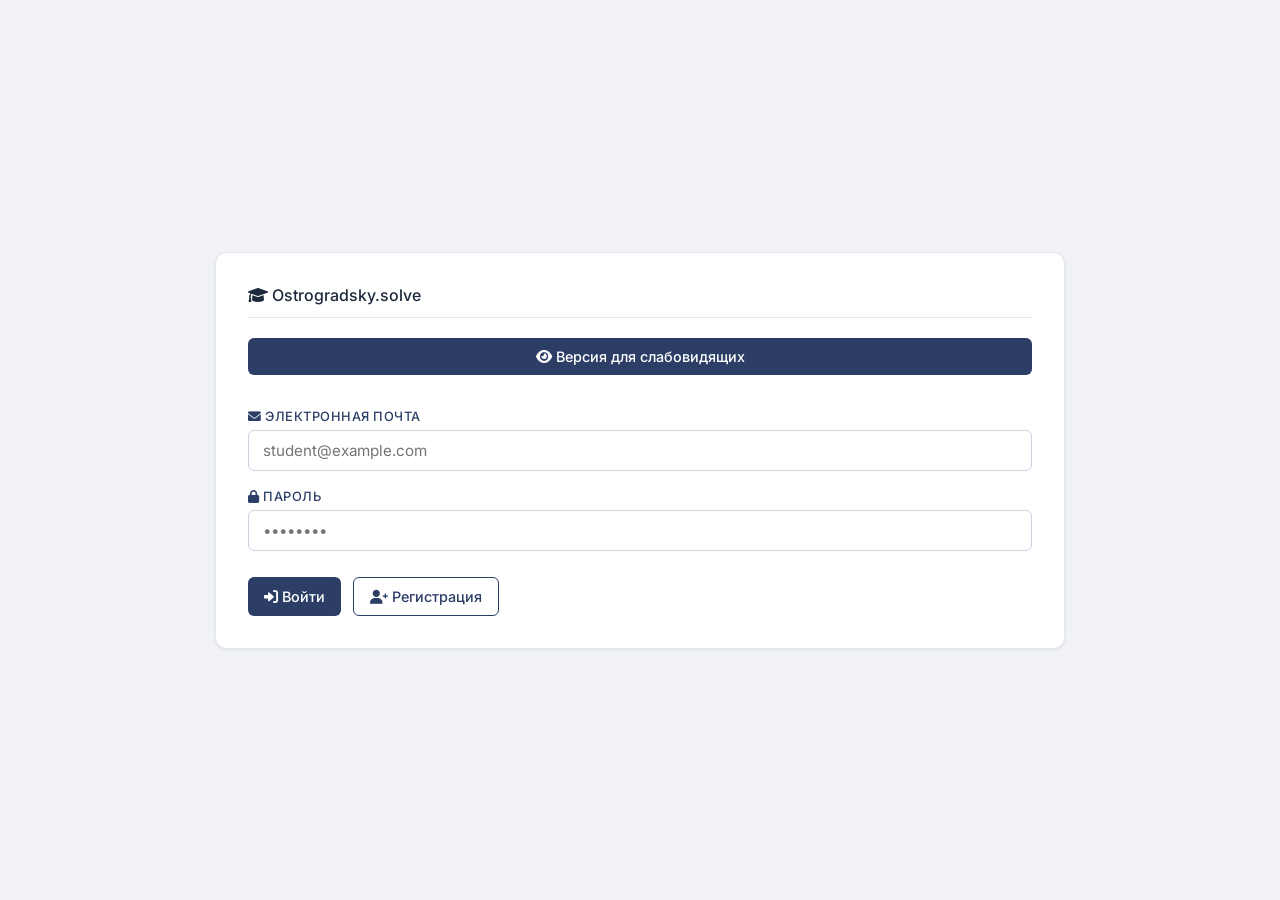
<file: auth.html>
<!DOCTYPE html>
<html lang="ru">
<head>
    <meta charset="UTF-8">
    <meta name="viewport" content="width=device-width, initial-scale=1.0, viewport-fit=cover">
    <title>OstrogradskySolve – Вход</title>
    <meta name="apple-mobile-web-app-capable" content="yes">
    <meta name="apple-mobile-web-app-status-bar-style" content="black-translucent">
    <meta name="apple-mobile-web-app-title" content="OstrogradskySolve">
    <meta name="mobile-web-app-capable" content="yes">
    <link rel="manifest" href="manifest.json">
    <link rel="apple-touch-icon" href="assets/icons/icon-192.png">
    <link rel="stylesheet" href="https://cdnjs.cloudflare.com/ajax/libs/font-awesome/6.0.0-beta3/css/all.min.css">
    <link rel="stylesheet" href="css/style.css">
</head>
<body>
<div id="app">
    <div class="top-bar">
        <div class="greeting"><i class="fas fa-graduation-cap"></i> Ostrogradsky.solve</div>
    </div>
    <div class="auth-form">
        <button class="btn btn-accessibility" id="accessibilityBtn" aria-label="Версия для слабовидящих" style="margin-bottom: 16px;"><i class="fas fa-eye"></i> Версия для слабовидящих</button>
        <div class="input-group">
            <label for="authEmail"><i class="fas fa-envelope"></i> Электронная почта</label>
            <input type="email" id="authEmail" placeholder="student@example.com">
        </div>
        <div class="input-group">
            <label for="authPassword"><i class="fas fa-lock"></i> Пароль</label>
            <input type="password" id="authPassword" placeholder="••••••••">
        </div>
        <div class="auth-switch">
            <button class="btn" id="loginBtn"><i class="fas fa-sign-in-alt"></i> Войти</button>
            <button class="btn btn-outline" id="registerBtn"><i class="fas fa-user-plus"></i> Регистрация</button>
        </div>
        <div id="authMessage" class="message hidden"></div>
    </div>
</div>
<script type="module" src="main.js"></script>
</body>
</html>
</file>
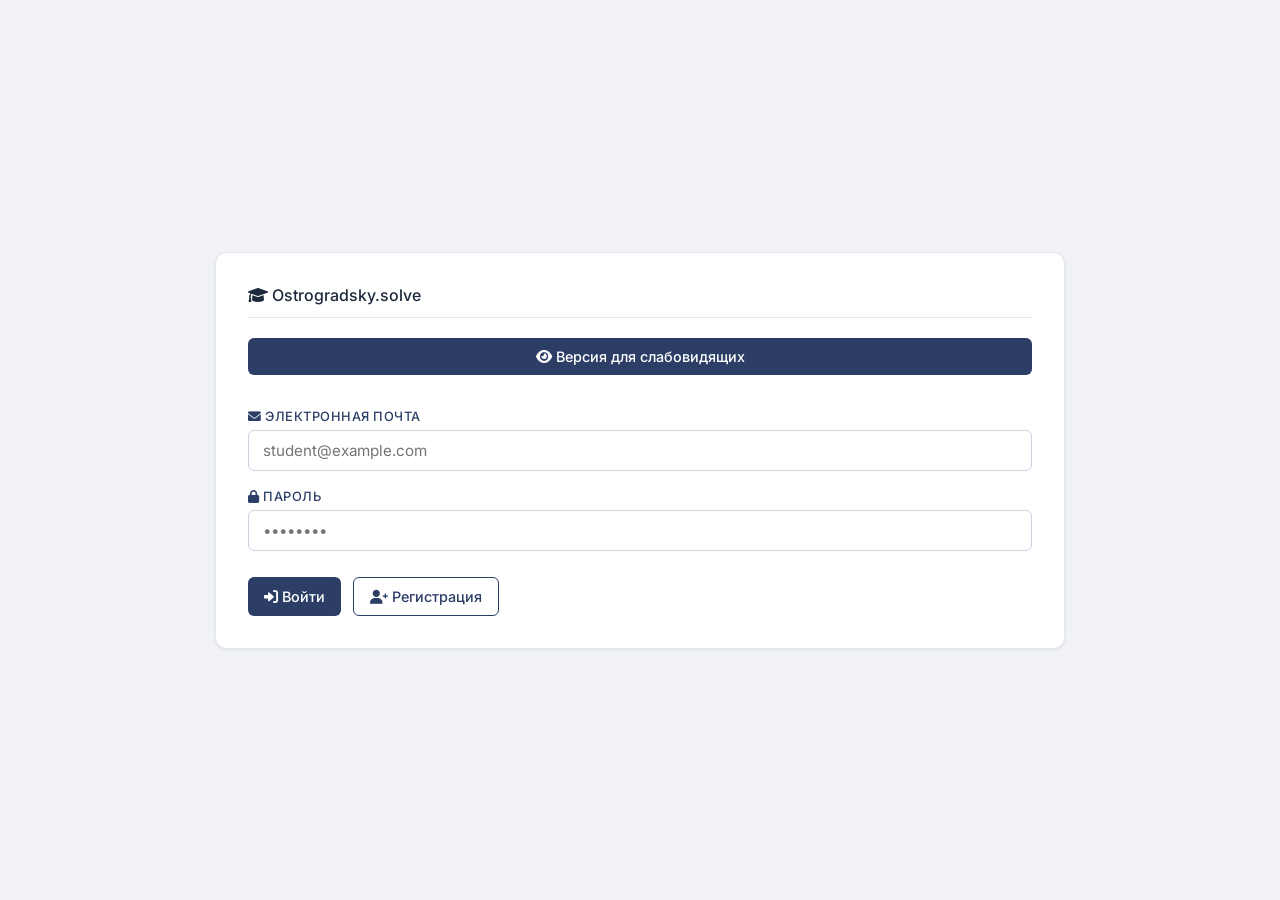
<file: game_math.html>
<!DOCTYPE html>
<html lang="ru">
<head>
    <meta charset="UTF-8">
    <meta name="viewport" content="width=device-width, initial-scale=1.0, viewport-fit=cover">
    <title>OstrogradskySolve – Математика</title>
    <meta name="apple-mobile-web-app-capable" content="yes">
    <meta name="apple-mobile-web-app-status-bar-style" content="black-translucent">
    <meta name="apple-mobile-web-app-title" content="OstrogradskySolve">
    <meta name="mobile-web-app-capable" content="yes">
    <link rel="manifest" href="manifest.json">
    <link rel="apple-touch-icon" href="assets/icons/icon-192.png">
    <link rel="stylesheet" href="https://cdnjs.cloudflare.com/ajax/libs/font-awesome/6.0.0-beta3/css/all.min.css">
    <link rel="stylesheet" href="css/style.css">
</head>
<body class="math-theme game-page">
<div id="app">
    <div class="top-bar">
        <a href="profile.html" class="profile-link" id="profileLink"><i class="fas fa-user-circle"></i></a>
        <button class="btn btn-home" id="homeBtn"><i class="fas fa-home"></i> На главную</button>
        <div class="greeting" id="greeting">Загрузка...</div>
        <button class="btn btn-accessibility" id="accessibilityBtn" aria-label="Версия для слабовидящих"><i class="fas fa-eye"></i></button>
    </div>
    
    <div class="game-screen">
        <div class="game-header">
            <span class="score-badge" id="gameScore"><i class="fas fa-star"></i> 0 баллов</span>
        </div>

        <div class="example-row">
            <div class="example-image">
                <img id="exampleImg" src="" alt="Математический пример">
            </div>
            <button class="btn-drawer" id="toggleDrawerBtn" aria-label="Открыть доску для рисования"><i class="fas fa-pencil-ruler"></i></button>
        </div>

        <div id="drawerPanel" class="drawer-panel" aria-hidden="true">
            <div class="drawer-header">
                <span class="drawer-title"><i class="fas fa-chalkboard"></i> Доска для заметок</span>
                <button class="drawer-close" id="closeDrawerBtn"><i class="fas fa-times"></i></button>
            </div>
            <div class="drawer-canvas-container">
                <canvas id="drawCanvas" class="draw-canvas"></canvas>
            </div>
            <div class="drawer-tools">
                <button class="color-btn" data-color="#000000" style="background:#000000;" aria-label="Чёрный"></button>
                <button class="color-btn" data-color="#ff0000" style="background:#ff0000;" aria-label="Красный"></button>
                <button class="color-btn" data-color="#0000ff" style="background:#0000ff;" aria-label="Синий"></button>
                <button class="color-btn" data-color="#00ff00" style="background:#00ff00;" aria-label="Зелёный"></button>
                <button class="color-btn" data-color="#ffff00" style="background:#ffff00;" aria-label="Жёлтый"></button>
                <button class="tool-btn" id="eraserBtn" title="Ластик"><i class="fas fa-eraser"></i></button>
            </div>
            <div class="drawer-tools drawer-tools-secondary">
                <div class="tool-group">
                    <label for="brushSizeSlider" class="tool-label">Толщина:</label>
                    <input type="range" id="brushSizeSlider" min="1" max="20" value="5" class="brush-size-slider">
                    <span id="brushSizeValue" class="brush-size-value">5</span>
                </div>
            </div>
            <div class="drawer-tools drawer-tools-actions">
                <button class="tool-btn action-btn" id="undoBtn" title="Отменить"><i class="fas fa-undo"></i></button>
                <button class="tool-btn action-btn" id="downloadBtn" title="Скачать"><i class="fas fa-download"></i></button>
                <button class="tool-btn action-btn" id="resizeBtn" title="Изменить высоту"><i class="fas fa-expand-alt"></i></button>
                <button class="clear-btn" id="clearCanvasBtn"><i class="fas fa-trash"></i> Очистить</button>
            </div>
        </div>

        <input type="number" id="answerInput" class="answer-input" placeholder="Ваш ответ" step="any">
        <div class="action-buttons">
            <button class="btn" id="checkBtn"><i class="fas fa-check"></i> Проверить</button>
            <button class="btn btn-skip" id="skipBtn"><i class="fas fa-forward"></i> Пропустить</button>
        </div>
        <div id="gameMessage" class="message hidden"></div>

        <div class="bonus-info">
            <div class="bonus-title">Получите дополнительные баллы:</div>
            <div class="bonus-item">1) Своя или найденная интересная задача с решением и ответом — <strong>20 баллов</strong>.</div>
            <div class="bonus-item">2) Исправленная ошибка в нашей задаче — <strong>15 баллов</strong>.</div>
            <div class="bonus-email">Писать на почту: <a href="mailto:itikhon07@mail.ru">itikhon07@mail.ru</a></div>
        </div>
    </div>
</div>
<script type="module" src="main.js"></script>
</body>
</html>
</file>
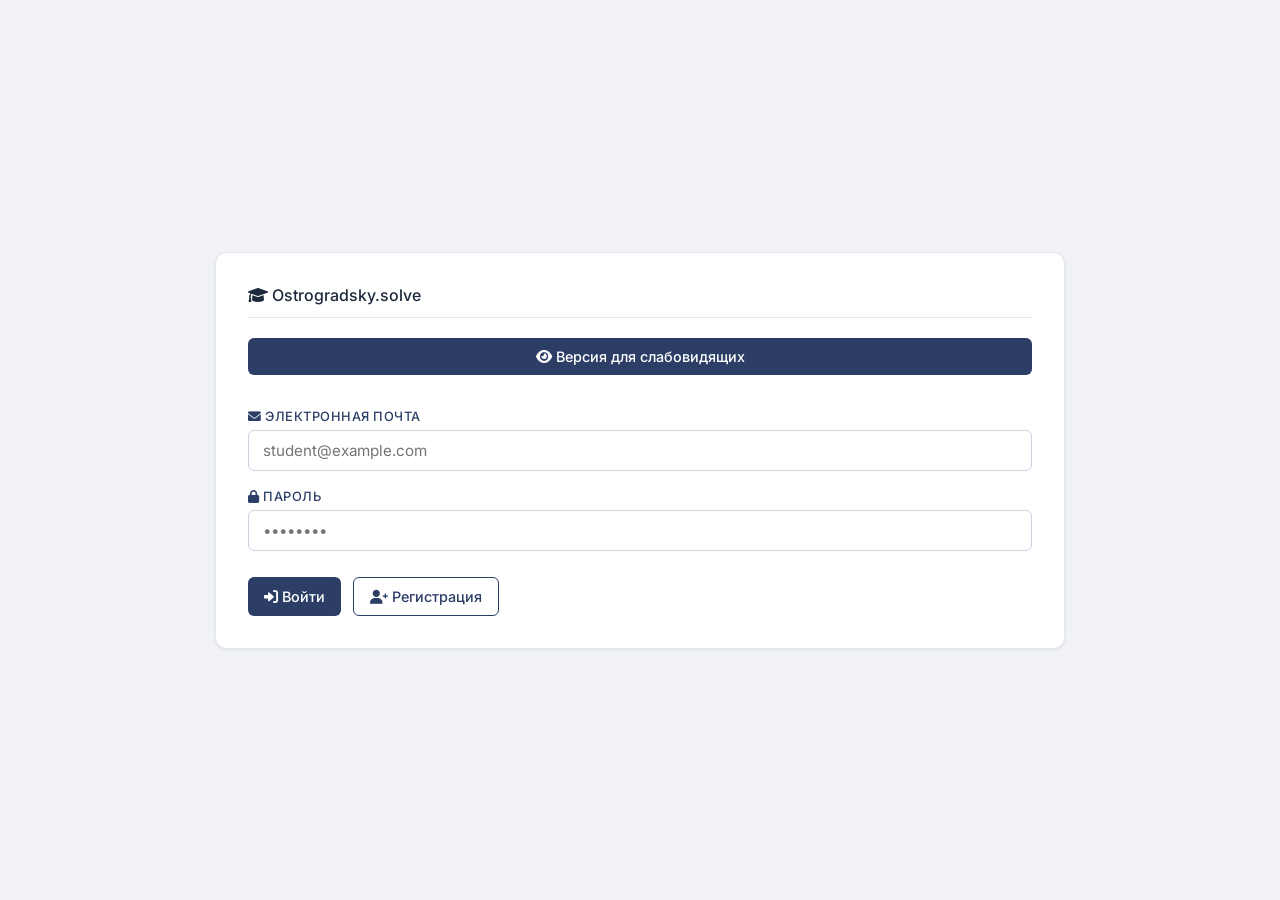
<file: game_phys.html>
<!DOCTYPE html>
<html lang="ru">
<head>
    <meta charset="UTF-8">
    <meta name="viewport" content="width=device-width, initial-scale=1.0, viewport-fit=cover">
    <title>OstrogradskySolve – Физика</title>
    <meta name="apple-mobile-web-app-capable" content="yes">
    <meta name="apple-mobile-web-app-status-bar-style" content="black-translucent">
    <meta name="apple-mobile-web-app-title" content="OstrogradskySolve">
    <meta name="mobile-web-app-capable" content="yes">
    <link rel="manifest" href="manifest.json">
    <link rel="apple-touch-icon" href="assets/icons/icon-192.png">
    <link rel="stylesheet" href="https://cdnjs.cloudflare.com/ajax/libs/font-awesome/6.0.0-beta3/css/all.min.css">
    <link rel="stylesheet" href="css/style.css">
</head>
<body class="phys-theme game-page">
<div id="app">
    <div class="top-bar">
        <a href="profile.html" class="profile-link" id="profileLink"><i class="fas fa-user-circle"></i></a>
        <button class="btn btn-home" id="homeBtn"><i class="fas fa-home"></i> На главную</button>
        <div class="greeting" id="greeting">Загрузка...</div>
        <button class="btn btn-accessibility" id="accessibilityBtn" aria-label="Версия для слабовидящих"><i class="fas fa-eye"></i></button>
    </div>
    
    <div class="game-screen">
        <div class="game-header">
            <span class="score-badge" id="gameScore"><i class="fas fa-star"></i> 0 баллов</span>
        </div>

        <div class="example-row">
            <div class="example-image">
                <img id="exampleImg" src="" alt="Физическая задача">
            </div>
            <button class="btn-drawer" id="toggleDrawerBtn" aria-label="Открыть доску для рисования"><i class="fas fa-pencil-ruler"></i></button>
        </div>

        <div id="drawerPanel" class="drawer-panel" aria-hidden="true">
            <div class="drawer-header">
                <span class="drawer-title"><i class="fas fa-chalkboard"></i> Доска для заметок</span>
                <button class="drawer-close" id="closeDrawerBtn"><i class="fas fa-times"></i></button>
            </div>
            <div class="drawer-canvas-container">
                <canvas id="drawCanvas" class="draw-canvas"></canvas>
            </div>
            <div class="drawer-tools">
                <button class="color-btn" data-color="#000000" style="background:#000000;" aria-label="Чёрный"></button>
                <button class="color-btn" data-color="#ff0000" style="background:#ff0000;" aria-label="Красный"></button>
                <button class="color-btn" data-color="#0000ff" style="background:#0000ff;" aria-label="Синий"></button>
                <button class="color-btn" data-color="#00ff00" style="background:#00ff00;" aria-label="Зелёный"></button>
                <button class="color-btn" data-color="#ffff00" style="background:#ffff00;" aria-label="Жёлтый"></button>
                <button class="tool-btn" id="eraserBtn" title="Ластик"><i class="fas fa-eraser"></i></button>
            </div>
            <div class="drawer-tools drawer-tools-secondary">
                <div class="tool-group">
                    <label for="brushSizeSlider" class="tool-label">Толщина:</label>
                    <input type="range" id="brushSizeSlider" min="1" max="20" value="5" class="brush-size-slider">
                    <span id="brushSizeValue" class="brush-size-value">5</span>
                </div>
            </div>
            <div class="drawer-tools drawer-tools-actions">
                <button class="tool-btn action-btn" id="undoBtn" title="Отменить"><i class="fas fa-undo"></i></button>
                <button class="tool-btn action-btn" id="downloadBtn" title="Скачать"><i class="fas fa-download"></i></button>
                <button class="tool-btn action-btn" id="resizeBtn" title="Изменить высоту"><i class="fas fa-expand-alt"></i></button>
                <button class="clear-btn" id="clearCanvasBtn"><i class="fas fa-trash"></i> Очистить</button>
            </div>
        </div>

        <input type="number" id="answerInput" class="answer-input" placeholder="Ваш ответ" step="any">
        <div class="action-buttons">
            <button class="btn" id="checkBtn"><i class="fas fa-check"></i> Проверить</button>
            <button class="btn btn-skip" id="skipBtn"><i class="fas fa-forward"></i> Пропустить</button>
        </div>
        <div id="gameMessage" class="message hidden"></div>

        <div class="bonus-info">
            <div class="bonus-title">Получите дополнительные баллы:</div>
            <div class="bonus-item">1) Своя или найденная интересная задача с решением и ответом — <strong>20 баллов</strong>.</div>
            <div class="bonus-item">2) Исправленная ошибка в нашей задаче — <strong>15 баллов</strong>.</div>
            <div class="bonus-email">Писать на почту: <a href="mailto:itikhon07@mail.ru">itikhon07@mail.ru</a></div>
        </div>
    </div>
</div>
<script type="module" src="main.js"></script>
</body>
</html>
</file>
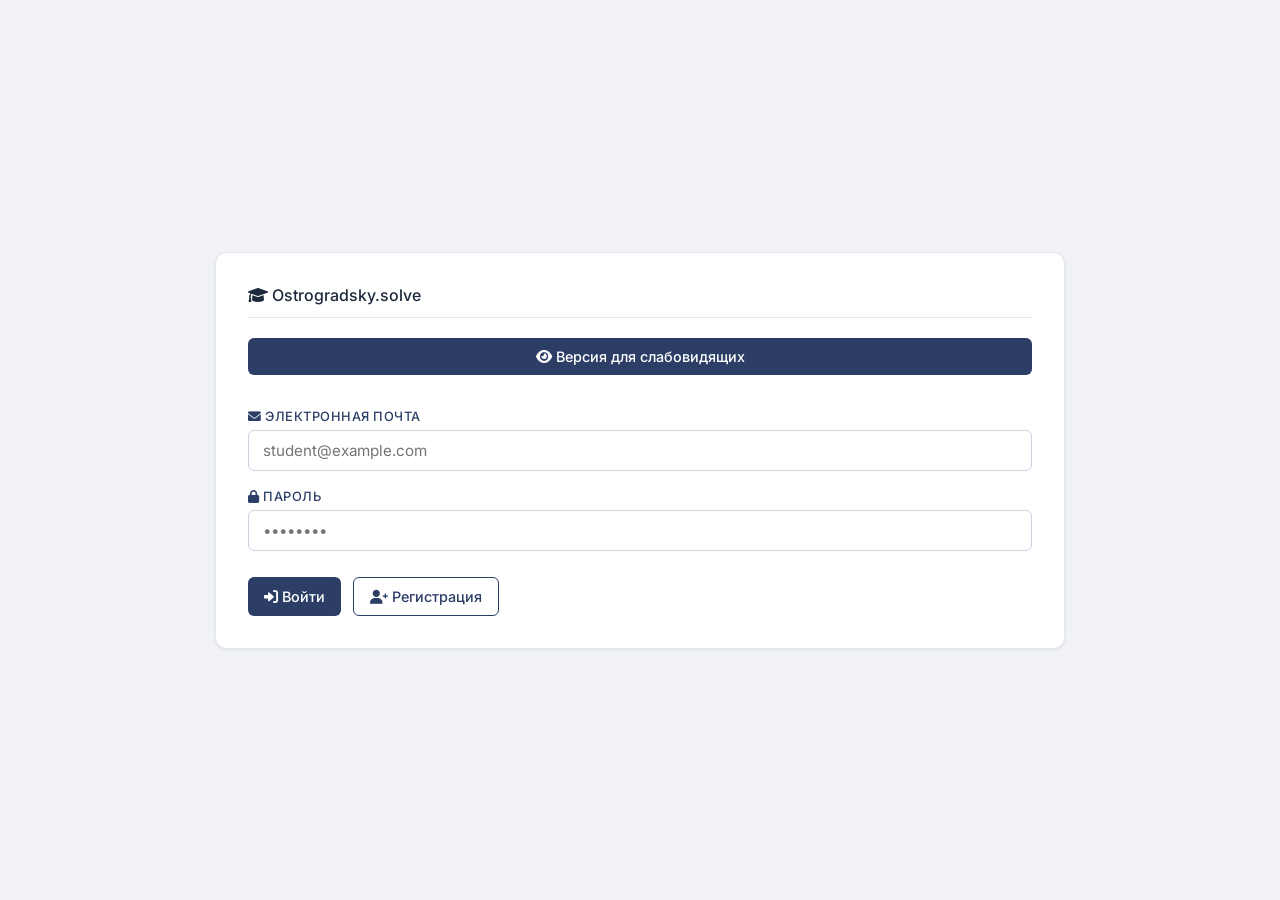
<file: home.html>
<!DOCTYPE html>
<html lang="ru">
<head>
    <meta charset="UTF-8">
    <meta name="viewport" content="width=device-width, initial-scale=1.0, viewport-fit=cover">
    <title>OstrogradskySolve – Главная</title>
    <meta name="apple-mobile-web-app-capable" content="yes">
    <meta name="apple-mobile-web-app-status-bar-style" content="black-translucent">
    <meta name="apple-mobile-web-app-title" content="OstrogradskySolve">
    <meta name="mobile-web-app-capable" content="yes">
    <link rel="manifest" href="manifest.json">
    <link rel="apple-touch-icon" href="assets/icons/icon-192.png">
    <link rel="stylesheet" href="https://cdnjs.cloudflare.com/ajax/libs/font-awesome/6.0.0-beta3/css/all.min.css">
    <link rel="stylesheet" href="css/style.css">
</head>
<body>
<div id="app">
    <div class="top-bar">
        <a href="profile.html" class="profile-link" id="profileLink"><i class="fas fa-user-circle"></i></a>
        <div class="greeting" id="greeting">Загрузка...</div>
    </div>
    <div class="home-screen">
        <h2><i class="fas fa-graduation-cap"></i> OstrogradskySolve</h2>
        <p><strong>Михаил Васильевич Остроградский</strong> (1801–1862) — выдающийся российский математик и механик, академик Петербургской академии наук.</p>
        <p>Выберите предмет для тренировки</p>
        <button class="btn start-btn" id="startMathBtn"><i class="fas fa-calculator"></i> Математика</button>
        <button class="btn start-btn" id="startPhysBtn"><i class="fas fa-atom"></i> Физика</button>
        <button class="btn btn-accessibility" id="accessibilityBtn" aria-label="Версия для слабовидящих"><i class="fas fa-eye"></i> Версия для слабовидящих</button>
    </div>
</div>
<script type="module" src="main.js"></script>
</body>
</html>
</file>
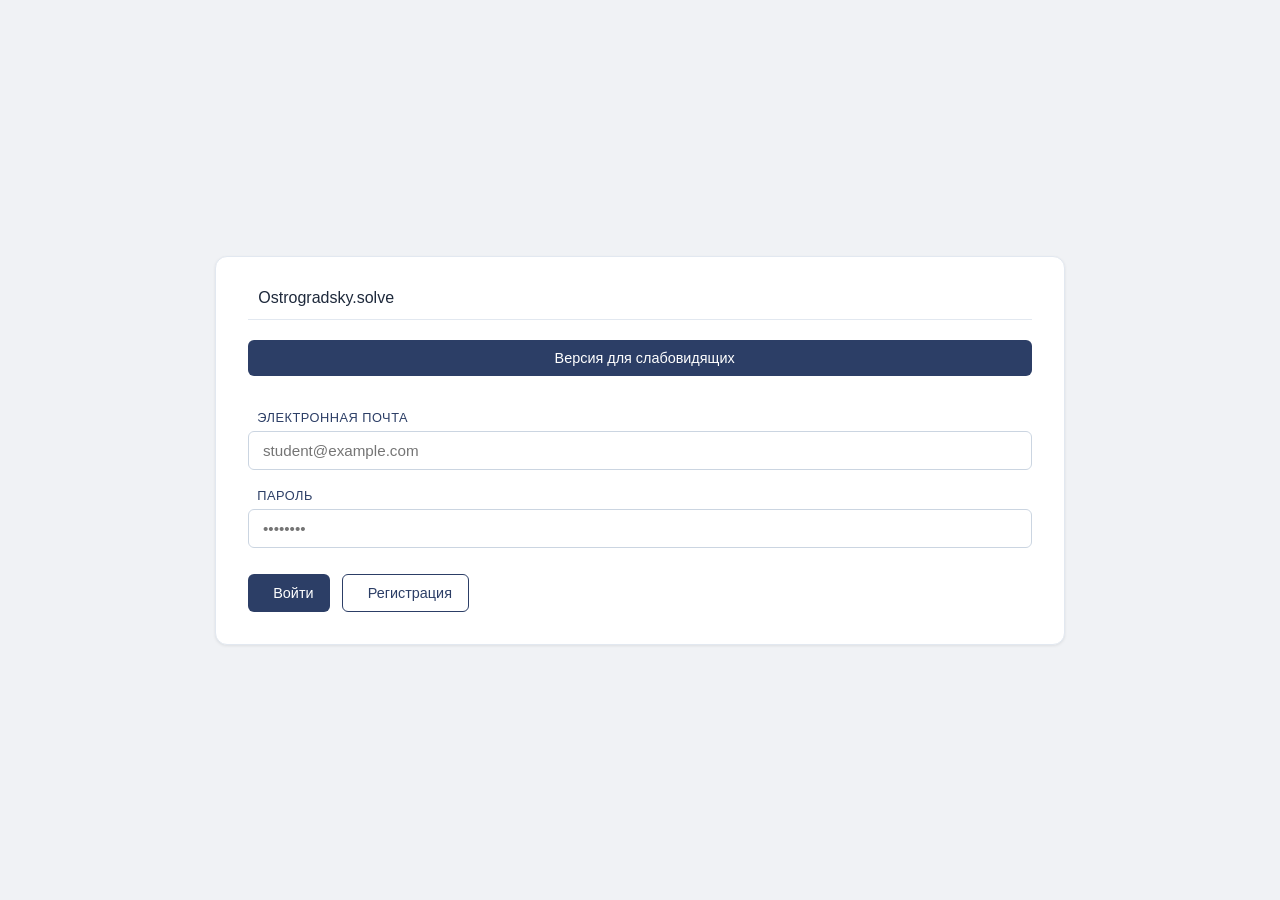
<file: profile.html>
<!DOCTYPE html>
<html lang="ru">
<head>
    <meta charset="UTF-8">
    <meta name="viewport" content="width=device-width, initial-scale=1.0, viewport-fit=cover">
    <title>OstrogradskySolve – Профиль</title>
    <meta name="apple-mobile-web-app-capable" content="yes">
    <meta name="apple-mobile-web-app-status-bar-style" content="black-translucent">
    <meta name="apple-mobile-web-app-title" content="OstrogradskySolve">
    <meta name="mobile-web-app-capable" content="yes">
    <link rel="manifest" href="manifest.json">
    <link rel="apple-touch-icon" href="assets/icons/icon-192.png">
    <link rel="stylesheet" href="https://cdnjs.cloudflare.com/ajax/libs/font-awesome/6.0.0-beta3/css/all.min.css">
    <link rel="stylesheet" href="css/style.css">
</head>
<body>
<div id="app">
    <div class="top-bar">
        <a href="home.html" class="back-link"><i class="fas fa-arrow-left"></i> На главную</a>
        <div class="greeting" id="greeting">Загрузка...</div>
        <button class="btn btn-accessibility" id="accessibilityBtn" aria-label="Версия для слабовидящих"><i class="fas fa-eye"></i></button>
    </div>
    <div class="profile-page">
        <div class="profile-card">
            <div class="profile-email" id="profileEmail"><i class="fas fa-envelope"></i> user@mail.com</div>
            <div class="rank-title" id="profileRank"><i class="fas fa-chart-line"></i> Новичок</div>
            <div class="stats-grid">
                <div class="stat-item">
                    <div class="stat-value" id="profileSolved">0</div>
                    <div class="stat-label"><i class="fas fa-check-circle"></i> Решено</div>
                </div>
                <div class="stat-item">
                    <div class="stat-value" id="profileAccuracy">0%</div>
                    <div class="stat-label"><i class="fas fa-percent"></i> Точность</div>
                </div>
            </div>
            <div class="stat-item" style="margin-top:16px;">
                <div class="stat-value" id="profileScore">0</div>
                <div class="stat-label"><i class="fas fa-star"></i> Баллов</div>
            </div>
            <button class="btn logout-btn" id="logoutBtn"><i class="fas fa-sign-out-alt"></i> Выйти</button>
        </div>
    </div>
</div>
<script type="module" src="main.js"></script>
</body>
</html>
</file>
<file: css/style.css>
/* ---------- Подключение шрифта ---------- */
@import url('https://fonts.googleapis.com/css2?family=Inter:opsz,wght@14..32,400;14..32,500;14..32,600;14..32,700&display=swap');

/* Базовые сбросы */
* {
    margin: 0;
    padding: 0;
    box-sizing: border-box;
}

html, body {
    height: 100%;
}

body {
    background: #f0f2f5;
    display: flex;
    justify-content: center;
    align-items: center;
    font-family: 'Inter', sans-serif;
    padding: 0;
    color: #1e293b;
}

/* Основной контейнер */
#app {
    background: #ffffff;
    display: flex;
    flex-direction: column;
    overflow-y: auto;
    width: 90%;
    max-width: 500px;
    margin: 20px auto;
    border-radius: 8px;
    padding: 20px;
    box-shadow: 0 1px 3px rgba(0,0,0,0.08);
    border: 1px solid #e2e8f0;
}

/* ===== МОБИЛЬНЫЕ (до 768px) ===== */
@media (max-width: 767px) {
    body {
        background: #ffffff;
        align-items: flex-start;
    }
    #app {
        width: 100%;
        max-width: 100%;
        margin: 0;
        border-radius: 0;
        padding: 16px;
        box-shadow: none;
        border: none;
        min-height: 100vh;
    }
    .top-bar {
        margin-top: 8px;
        margin-bottom: 20px;
    }
    .greeting {
        font-size: 1.1rem;
    }
    .profile-link, .back-link {
        height: 40px;
    }
    .profile-link {
        width: 40px;
        font-size: 1.2rem;
    }
    .back-link {
        padding: 0 14px;
        font-size: 0.9rem;
    }
    .btn {
        padding: 10px 16px;
        font-size: 0.95rem;
    }
    .start-btn {
        font-size: 1rem;
        padding: 12px 20px;
    }
    .home-screen h2 {
        font-size: 1.5rem;
    }
    .score-badge {
        padding: 4px 12px;
        font-size: 0.85rem;
    }
    .example-image {
        padding: 8px;
    }
    .btn-drawer {
        width: 44px;
        height: 44px;
        font-size: 1.4rem;
    }
    .answer-input {
        padding: 10px 12px;
        font-size: 1rem;
        margin: 10px 0;
    }
    .draw-canvas {
        max-height: 280px;
    }
}

@media (max-width: 767px) and (orientation: landscape) {
    #app {
        padding: 12px;
        min-height: auto;
    }
    .top-bar {
        margin-bottom: 12px;
    }
    .greeting {
        font-size: 0.95rem;
    }
    .profile-link, .back-link {
        height: 36px;
    }
    .profile-link {
        width: 36px;
        font-size: 1.1rem;
    }
    .back-link {
        padding: 0 12px;
        font-size: 0.85rem;
    }
    .example-image img {
        max-height: 22vh;
    }
    .draw-canvas {
        max-height: 22vh;
    }
    .answer-input {
        padding: 6px 10px;
        font-size: 0.9rem;
    }
    .btn {
        padding: 6px 12px;
        font-size: 0.85rem;
    }
    .btn-drawer {
        width: 38px;
        height: 38px;
        font-size: 1.2rem;
    }
    .home-screen h2 {
        font-size: 1.3rem;
    }
}

/* ===== ПЛАНШЕТЫ ВЕРТИКАЛЬНЫЕ ===== */
@media (min-width: 768px) and (max-width: 1024px) and (orientation: portrait) {
    #app {
        width: 85%;
        max-width: 700px;
        margin: 48px auto;
        border-radius: 12px;
        padding: 28px;
    }
    .answer-input {
        width: 100%;
        padding: 12px 18px;
        font-size: 1.1rem;
        margin: 14px 0;
    }
    .action-buttons .btn {
        padding: 12px 18px;
        font-size: 1rem;
    }
    .example-image img {
        max-height: 32vh;
    }
    .draw-canvas {
        max-height: 32vh;
    }
    .btn-drawer {
        width: 48px;
        height: 48px;
        font-size: 1.5rem;
    }
    .profile-link {
        width: 44px;
        height: 44px;
        font-size: 1.3rem;
    }
    .back-link {
        padding: 0 16px;
        height: 44px;
        font-size: 0.95rem;
    }
}

/* ===== ПЛАНШЕТЫ ГОРИЗОНТАЛЬНЫЕ ===== */
@media (min-width: 768px) and (max-width: 1366px) and (orientation: landscape) {
    #app {
        width: 80%;
        max-width: 1000px;
        margin: 40px auto;
        border-radius: 12px;
        padding: 20px;
    }
    .answer-input {
        width: 75%;
        padding: 8px 16px;
        font-size: 1rem;
        margin: 10px auto;
    }
    .action-buttons .btn {
        padding: 8px 16px;
        font-size: 0.95rem;
        min-width: 110px;
    }
    .example-image img {
        max-height: 26vh;
    }
    .draw-canvas {
        max-height: 28vh;
    }
    .btn-drawer {
        width: 44px;
        height: 44px;
        font-size: 1.4rem;
    }
    .profile-link {
        width: 42px;
        height: 42px;
        font-size: 1.2rem;
    }
    .back-link {
        padding: 0 14px;
        height: 42px;
        font-size: 0.9rem;
    }
}

/* ===== ДЕСКТОПЫ ===== */
@media (min-width: 1025px) {
    #app {
        width: 70%;
        max-width: 850px;
        margin: 56px auto;
        border-radius: 12px;
        padding: 32px;
    }
    .answer-input {
        width: 70%;
        padding: 12px 20px;
        font-size: 1.1rem;
        margin: 18px auto;
    }
    .action-buttons .btn {
        padding: 12px 22px;
        font-size: 1rem;
        min-width: 130px;
    }
    .example-image img {
        max-height: 38vh;
    }
    .draw-canvas {
        max-height: 38vh;
    }
    .profile-link {
        width: 46px;
        height: 46px;
        font-size: 1.3rem;
    }
    .back-link {
        padding: 0 18px;
        height: 46px;
        font-size: 0.95rem;
    }
}

@media (min-width: 1920px) {
    #app {
        max-width: 1000px;
    }
}

/* ===== ОБЩИЕ СТИЛИ ===== */
.top-bar {
    display: flex;
    justify-content: space-between;
    align-items: center;
    margin-bottom: 20px;
    flex-shrink: 0;
    border-bottom: 1px solid #e2e8f0;
    padding-bottom: 12px;
}

.profile-link,
.back-link {
    text-decoration: none;
    color: #2c3e66;
    background: #f1f5f9;
    display: inline-flex;
    align-items: center;
    justify-content: center;
    border-radius: 6px;
    transition: all 0.2s;
    height: 42px;
    font-weight: 500;
}
.profile-link {
    width: 42px;
    font-size: 1.2rem;
}
.back-link {
    width: auto;
    padding: 0 16px;
    font-size: 0.9rem;
    gap: 6px;
}
.profile-link:hover,
.back-link:hover {
    background: #e2e8f0;
    color: #0f2b4d;
}

.greeting {
    font-weight: 500;
    color: #1e293b;
    font-size: 1rem;
}

/* Форма авторизации */
.auth-form {
    display: flex;
    flex-direction: column;
    gap: 18px;
    flex: 1;
    justify-content: center;
}

.input-group {
    display: flex;
    flex-direction: column;
    gap: 6px;
}

.input-group label {
    font-weight: 500;
    color: #2c3e66;
    font-size: 0.8rem;
    text-transform: uppercase;
    letter-spacing: 0.5px;
}

.input-group input {
    padding: 10px 14px;
    border: 1px solid #cbd5e1;
    border-radius: 6px;
    font-size: 0.95rem;
    outline: none;
    transition: border-color 0.2s;
    background: white;
    font-family: 'Inter', sans-serif;
}

.input-group input:focus {
    border-color: #2c3e66;
}

.btn {
    background: #2c3e66;
    color: white;
    border: none;
    border-radius: 6px;
    font-weight: 500;
    cursor: pointer;
    transition: background 0.2s;
    font-family: 'Inter', sans-serif;
    font-size: 0.9rem;
    padding: 10px 16px;
}

.start-btn {
    background: #2c3e66;
    font-size: 1rem;
    padding: 12px 20px;
}

/* Кнопки на главной странице с тематическими цветами */
#startMathBtn {
    background: #e67e22;
}
#startMathBtn:hover {
    background: #d35400;
}
#startPhysBtn {
    background: #8e44ad;
}
#startPhysBtn:hover {
    background: #6c3483;
}

.btn-outline {
    background: transparent;
    color: #2c3e66;
    border: 1px solid #2c3e66;
}
.btn-outline:hover {
    background: #f1f5f9;
    color: #1e3a5f;
}

.auth-switch {
    display: flex;
    gap: 12px;
    margin-top: 8px;
}

/* Главный экран */
.home-screen {
    text-align: center;
    flex: 1;
    display: flex;
    flex-direction: column;
    justify-content: center;
    gap: 20px;
}
.home-screen h2 {
    color: #1e293b;
    font-size: 1.6rem;
    font-weight: 600;
}
.home-screen p {
    color: #475569;
    font-size: 0.9rem;
    line-height: 1.4;
}

/* Экран игры */
.game-screen {
    flex: 1;
    display: flex;
    flex-direction: column;
}
.game-header {
    text-align: center;
    margin-bottom: 16px;
    flex-shrink: 0;
}
.score-badge {
    background: #f1f5f9;
    padding: 4px 14px;
    border-radius: 20px;
    display: inline-block;
    font-weight: 500;
    color: #2c3e66;
    font-size: 0.85rem;
    border: 1px solid #e2e8f0;
}
.example-row {
    display: flex;
    align-items: flex-start;
    gap: 12px;
    margin: 16px 0;
    flex-shrink: 0;
}
.example-image {
    flex: 1;
    border-radius: 8px;
    background: #fafcff;
    padding: 12px;
    text-align: center;
    border: 1px solid #e2e8f0;
}
.example-image img {
    max-width: 100%;
    height: auto;
    border-radius: 6px;
    cursor: pointer;
    transition: transform 0.2s ease;
}
.example-image img:active {
    transform: scale(1.5);
}
.btn-drawer {
    background: #f1f5f9;
    border: 1px solid #cbd5e1;
    border-radius: 6px;
    cursor: pointer;
    transition: all 0.2s;
    display: flex;
    align-items: center;
    justify-content: center;
    flex-shrink: 0;
    width: 44px;
    height: 44px;
    font-size: 1.3rem;
    color: #2c3e66;
}
.btn-drawer:hover {
    background: #e2e8f0;
    border-color: #94a3b8;
}
.answer-input {
    text-align: center;
    border: 1px solid #cbd5e1;
    border-radius: 6px;
    outline: none;
    font-family: 'Inter', sans-serif;
    color: #1e293b;
    background: white;
    display: block;
    font-size: 0.95rem;
    padding: 10px 14px;
}
.answer-input:focus {
    border-color: #2c3e66;
}
.answer-input::-webkit-outer-spin-button,
.answer-input::-webkit-inner-spin-button {
    -webkit-appearance: none;
    margin: 0;
}
.answer-input[type=number] {
    -moz-appearance: textfield;
    appearance: textfield;
}
.action-buttons {
    display: flex;
    gap: 12px;
    flex-shrink: 0;
    margin: 8px 0;
}
.action-buttons .btn {
    flex: 1;
}

/* Кнопка пропуска — светлый фон, тёмный текст (по умолчанию) */
.btn-skip {
    background: #f8fafc;
    color: #1e293b;
    border: 1px solid #cbd5e1;
}
.btn-skip:hover {
    background: #f1f5f9;
}

/* Доска для рисования */
.drawer-panel {
    display: none;
    background: #ffffff;
    border-radius: 8px;
    padding: 16px;
    box-shadow: 0 1px 3px rgba(0,0,0,0.1);
    width: 100%;
    flex-shrink: 0;
    margin-top: 16px;
    border: 1px solid #e2e8f0;
}
.drawer-panel.open {
    display: block;
}
.drawer-canvas-container {
    position: relative;
    width: 100%;
    overflow: hidden;
}
.drawer-header {
    display: flex;
    justify-content: space-between;
    align-items: center;
    margin-bottom: 12px;
}
.drawer-title {
    font-weight: 600;
    color: #1e293b;
}
.drawer-close {
    background: transparent;
    border: none;
    font-size: 1.4rem;
    cursor: pointer;
    color: #64748b;
    padding: 4px;
}
.drawer-close:hover {
    color: #2c3e66;
}

/* Увеличенный и адаптивный холст */
.draw-canvas {
    width: 100%;
    height: 1200px;
    max-height: none;
    touch-action: none;
    cursor: crosshair;
    background: #f8fafc;
    border-radius: 6px;
    border: 1px solid #e2e8f0;
    display: block;
}

#drawCanvas {
    touch-action: none;
}

/* Кнопки инструментов доски */
.drawer-tools {
    display: flex;
    flex-wrap: wrap;
    gap: 8px;
    margin-top: 12px;
    justify-content: center;
}

.tool-btn {
    background: #f1f5f9;
    border: 1px solid #cbd5e1;
    border-radius: 6px;
    padding: 8px 12px;
    font-size: 1.2rem;
    cursor: pointer;
    color: #2c3e66;
    transition: all 0.2s;
    min-width: 44px;
}

.tool-btn:hover {
    background: #e2e8f0;
}

.tool-btn.active {
    background: #cbd5e1;
    box-shadow: inset 0 0 4px rgba(0,0,0,0.2);
}

/* Для совместимости с существующими кнопками цвета */
.color-btn {
    width: 36px;
    height: 36px;
    border-radius: 6px;
    border: 1px solid #cbd5e1;
    cursor: pointer;
    transition: opacity 0.1s;
}

.clear-btn {
    background: #f1f5f9;
    border: 1px solid #cbd5e1;
    border-radius: 6px;
    padding: 6px 12px;
    font-weight: 500;
    color: #2c3e66;
    cursor: pointer;
    font-family: 'Inter', sans-serif;
    font-size: 0.8rem;
}
.clear-btn:hover {
    background: #e2e8f0;
}

/* Дополнительные стили для инструментов доски */
.drawer-tools-secondary {
    margin-top: 16px;
    padding-top: 12px;
    border-top: 1px solid #e2e8f0;
}

.tool-group {
    display: flex;
    align-items: center;
    gap: 10px;
    justify-content: center;
}

.tool-label {
    font-weight: 500;
    color: #2c3e66;
    font-size: 0.9rem;
}

.brush-size-slider {
    width: 150px;
    height: 6px;
    -webkit-appearance: none;
    appearance: none;
    background: #e2e8f0;
    border-radius: 3px;
    outline: none;
}

.brush-size-slider::-webkit-slider-thumb {
    -webkit-appearance: none;
    appearance: none;
    width: 20px;
    height: 20px;
    background: #2c3e66;
    border-radius: 50%;
    cursor: pointer;
}

.brush-size-slider::-moz-range-thumb {
    width: 20px;
    height: 20px;
    background: #2c3e66;
    border-radius: 50%;
    cursor: pointer;
    border: none;
}

.brush-size-value {
    font-weight: 600;
    color: #2c3e66;
    min-width: 24px;
    text-align: center;
}

.drawer-tools-actions {
    margin-top: 12px;
    padding-top: 12px;
    border-top: 1px solid #e2e8f0;
}

.action-btn {
    min-width: 50px;
    font-size: 1rem;
}

/* Страница профиля */
.profile-page {
    flex: 1;
    display: flex;
    align-items: center;
    justify-content: center;
}
.profile-card {
    background: #ffffff;
    border-radius: 12px;
    padding: 24px 20px;
    width: 100%;
    text-align: center;
    border: 1px solid #e2e8f0;
    box-shadow: 0 1px 2px rgba(0,0,0,0.05);
}
.profile-email {
    font-weight: 600;
    color: #2c3e66;
    word-break: break-all;
    margin-bottom: 8px;
}
.rank-title {
    font-weight: 500;
    color: #475569;
    font-size: 0.9rem;
    margin-bottom: 16px;
}
.stats-grid {
    display: flex;
    justify-content: space-around;
    margin: 20px 0;
}
.stat-item {
    text-align: center;
}
.stat-value {
    font-weight: 700;
    color: #1e293b;
    font-size: 1.4rem;
}
.stat-label {
    color: #475569;
    font-weight: 500;
    font-size: 0.8rem;
}
.logout-btn {
    margin-top: 24px;
    background: #f1f5f9;
    color: #b91c1c;
    border: 1px solid #e2e8f0;
    width: 100%;
}
.logout-btn:hover {
    background: #e2e8f0;
    color: #991b1b;
}

.message {
    color: #2c3e66;
    font-weight: 500;
    text-align: center;
    margin-top: 12px;
    font-size: 0.9rem;
}
.message.error {
    color: #b91c1c;
}
.hidden {
    display: none;
}

/* ===== ТЕМА МАТЕМАТИКИ (оранжевая) ===== */
body.math-theme .btn,
body.math-theme .start-btn {
    background: #e67e22;
}
body.math-theme .btn:hover,
body.math-theme .start-btn:hover {
    background: #d35400;
}
body.math-theme .profile-link,
body.math-theme .back-link {
    background: #fef3e2;
    color: #e67e22;
}
body.math-theme .profile-link:hover,
body.math-theme .back-link:hover {
    background: #ffe0b3;
}
body.math-theme .score-badge {
    background: #fef3e2;
    color: #e67e22;
    border-color: #fde6cf;
}
body.math-theme .btn-outline {
    color: #e67e22;
    border-color: #e67e22;
}
body.math-theme .btn-outline:hover {
    background: #fef3e2;
}
body.math-theme .answer-input:focus {
    border-color: #e67e22;
}
body.math-theme .btn-drawer {
    background: #fef3e2;
    border-color: #fde6cf;
    color: #e67e22;
}
body.math-theme .btn-drawer:hover {
    background: #ffe0b3;
}
body.math-theme .tool-btn,
body.math-theme .clear-btn {
    background: #fef3e2;
    color: #e67e22;
    border-color: #fde6cf;
}
body.math-theme .tool-btn:hover,
body.math-theme .clear-btn:hover {
    background: #ffe0b3;
}
body.math-theme .tool-btn.active {
    background: #fde6cf;
}
body.math-theme .action-btn {
    background: #fef3e2;
    color: #e67e22;
    border-color: #fde6cf;
}
body.math-theme .action-btn:hover {
    background: #ffe0b3;
}
/* Кнопка пропуска в математике — светлый фон, оранжевый текст */
body.math-theme .btn-skip {
    background: #fefaf5;
    color: #e67e22;
    border-color: #fde6cf;
}
body.math-theme .btn-skip:hover {
    background: #fff3e0;
}

/* ===== ТЕМА ФИЗИКИ (фиолетовая) ===== */
body.phys-theme .btn,
body.phys-theme .start-btn {
    background: #8e44ad;
}
body.phys-theme .btn:hover,
body.phys-theme .start-btn:hover {
    background: #6c3483;
}
body.phys-theme .profile-link,
body.phys-theme .back-link {
    background: #f3e8ff;
    color: #8e44ad;
}
body.phys-theme .profile-link:hover,
body.phys-theme .back-link:hover {
    background: #e9d9ff;
}
body.phys-theme .score-badge {
    background: #f3e8ff;
    color: #8e44ad;
    border-color: #e9d9ff;
}
body.phys-theme .btn-outline {
    color: #8e44ad;
    border-color: #8e44ad;
}
body.phys-theme .btn-outline:hover {
    background: #f3e8ff;
}
body.phys-theme .answer-input:focus {
    border-color: #8e44ad;
}
body.phys-theme .btn-drawer {
    background: #f3e8ff;
    border-color: #e9d9ff;
    color: #8e44ad;
}
body.phys-theme .btn-drawer:hover {
    background: #e9d9ff;
}
body.phys-theme .tool-btn,
body.phys-theme .clear-btn {
    background: #f3e8ff;
    color: #8e44ad;
    border-color: #e9d9ff;
}
body.phys-theme .tool-btn:hover,
body.phys-theme .clear-btn:hover {
    background: #e9d9ff;
}
body.phys-theme .tool-btn.active {
    background: #e9d9ff;
}
body.phys-theme .action-btn {
    background: #f3e8ff;
    color: #8e44ad;
    border-color: #e9d9ff;
}
body.phys-theme .action-btn:hover {
    background: #e9d9ff;
}
/* Кнопка пропуска в физике — светлый фон, фиолетовый текст */
body.phys-theme .btn-skip {
    background: #fcfaff;
    color: #8e44ad;
    border-color: #e9d9ff;
}
body.phys-theme .btn-skip:hover {
    background: #f3e8ff;
}

/* --- Информационный блок о бонусах --- */
.bonus-info {
    margin-top: 30px;
    padding: 16px;
    background: #f8fafc;
    border-radius: 8px;
    border: 1px dashed #cbd5e1;
    
    /* Выравнивание по ширине */
    text-align: justify;
    hyphens: auto;
    -webkit-hyphens: auto;
    
    font-size: 0.85rem;
    line-height: 1.5;
    color: #475569;
}

.bonus-info p {
    margin-bottom: 8px;
}

.bonus-info p:last-child {
    margin-bottom: 0;
}

.bonus-info strong {
    color: #1e293b;
}

.bonus-info a {
    color: #2c3e66;
    font-weight: 600;
    text-decoration: none;
}

.bonus-info a:hover {
    text-decoration: underline;
}

/* Адаптация под тему Математики */
body.math-theme .bonus-info {
    background: #fefaf5;
    border-color: #fde6cf;
}
body.math-theme .bonus-info a, 
body.math-theme .bonus-info strong {
    color: #e67e22;
}

/* Адаптация под тему Физики */
body.phys-theme .bonus-info {
    background: #fcfaff;
    border-color: #e9d9ff;
}
body.phys-theme .bonus-info a, 
body.phys-theme .bonus-info strong {
    color: #8e44ad;
}

/* Скрытие блока при активной рисовалке на мобильных устройствах */
@media (max-width: 767px) {
    .drawer-panel.open ~ .bonus-info {
        display: none;
    }
}

/* ===== ВЕРСИЯ ДЛЯ СЛАБОВИДЯЩИХ ===== */
body.accessibility-mode {
    background: #000000 !important;
}

body.accessibility-mode #app {
    background: #000000 !important;
    border: 2px solid #ffffff !important;
    box-shadow: none !important;
}

body.accessibility-mode .top-bar {
    border-bottom: 2px solid #ffffff !important;
}

body.accessibility-mode .greeting,
body.accessibility-mode .home-screen h2,
body.accessibility-mode .home-screen p,
body.accessibility-mode .profile-link,
body.accessibility-mode .back-link,
body.accessibility-mode .game-header,
body.accessibility-mode .score-badge,
body.accessibility-mode .drawer-title,
body.accessibility-mode .tool-label,
body.accessibility-mode .brush-size-value,
body.accessibility-mode .bonus-info,
body.accessibility-mode .bonus-title,
body.accessibility-mode .bonus-item,
body.accessibility-mode .bonus-email,
body.accessibility-mode .stat-label,
body.accessibility-mode .profile-email,
body.accessibility-mode .rank-title,
body.accessibility-mode .message {
    color: #ffffff !important;
}

body.accessibility-mode .input-group label {
    color: #ffffff !important;
}

body.accessibility-mode .btn-accessibility {
    background: #ffffff !important;
    color: #000000 !important;
    border: 2px solid #ffffff !important;
    font-size: 1.2rem !important;
    font-weight: 700 !important;
    padding: 16px 24px !important;
}

body.accessibility-mode .btn-accessibility:hover {
    background: #ffff00 !important;
    color: #000000 !important;
}

body.accessibility-mode .btn,
body.accessibility-mode .start-btn {
    background: #ffffff !important;
    color: #000000 !important;
    border: 2px solid #ffffff !important;
    font-size: 1.1rem !important;
    font-weight: 600 !important;
}

body.accessibility-mode .btn:hover,
body.accessibility-mode .start-btn:hover {
    background: #ffff00 !important;
    color: #000000 !important;
}

body.accessibility-mode .profile-link,
body.accessibility-mode .back-link {
    background: #ffffff !important;
    color: #000000 !important;
    border: 2px solid #ffffff !important;
}

body.accessibility-mode .profile-link:hover,
body.accessibility-mode .back-link:hover {
    background: #ffff00 !important;
    color: #000000 !important;
}

body.accessibility-mode .input-group input,
body.accessibility-mode .answer-input {
    background: #000000 !important;
    color: #ffffff !important;
    border: 2px solid #ffffff !important;
    font-size: 1.1rem !important;
}

body.accessibility-mode .input-group input:focus,
body.accessibility-mode .answer-input:focus {
    border-color: #ffff00 !important;
    outline: none;
}

body.accessibility-mode .btn-outline {
    background: transparent !important;
    color: #ffffff !important;
    border: 2px solid #ffffff !important;
}

body.accessibility-mode .btn-outline:hover {
    background: #ffffff !important;
    color: #000000 !important;
}

body.accessibility-mode .btn-skip {
    background: #000000 !important;
    color: #ffffff !important;
    border: 2px solid #ffffff !important;
}

body.accessibility-mode .btn-skip:hover {
    background: #ffff00 !important;
    color: #000000 !important;
}

body.accessibility-mode .btn-drawer,
body.accessibility-mode .tool-btn,
body.accessibility-mode .action-btn,
body.accessibility-mode .clear-btn {
    background: #000000 !important;
    color: #ffffff !important;
    border: 2px solid #ffffff !important;
}

body.accessibility-mode .btn-drawer:hover,
body.accessibility-mode .tool-btn:hover,
body.accessibility-mode .action-btn:hover,
body.accessibility-mode .clear-btn:hover {
    background: #ffff00 !important;
    color: #000000 !important;
}

body.accessibility-mode .drawer-panel {
    background: #000000 !important;
    border: 2px solid #ffffff !important;
}

body.accessibility-mode .draw-canvas {
    background: #000000 !important;
    border: 2px solid #ffffff !important;
}

body.accessibility-mode .bonus-info {
    background: #000000 !important;
    border: 2px dashed #ffffff !important;
}

body.accessibility-mode .profile-card {
    background: #000000 !important;
    border: 2px solid #ffffff !important;
}

body.accessibility-mode .logout-btn {
    background: #000000 !important;
    color: #ffffff !important;
    border: 2px solid #ffffff !important;
}

body.accessibility-mode .logout-btn:hover {
    background: #ffff00 !important;
    color: #000000 !important;
}

body.accessibility-mode .stat-value {
    color: #ffffff !important;
}

body.accessibility-mode .color-btn {
    border: 2px solid #ffffff !important;
}

body.accessibility-mode .brush-size-slider {
    background: #ffffff !important;
}

body.accessibility-mode .drawer-close {
    color: #ffffff !important;
}

body.accessibility-mode .drawer-close:hover {
    color: #ffff00 !important;
}
</file>
